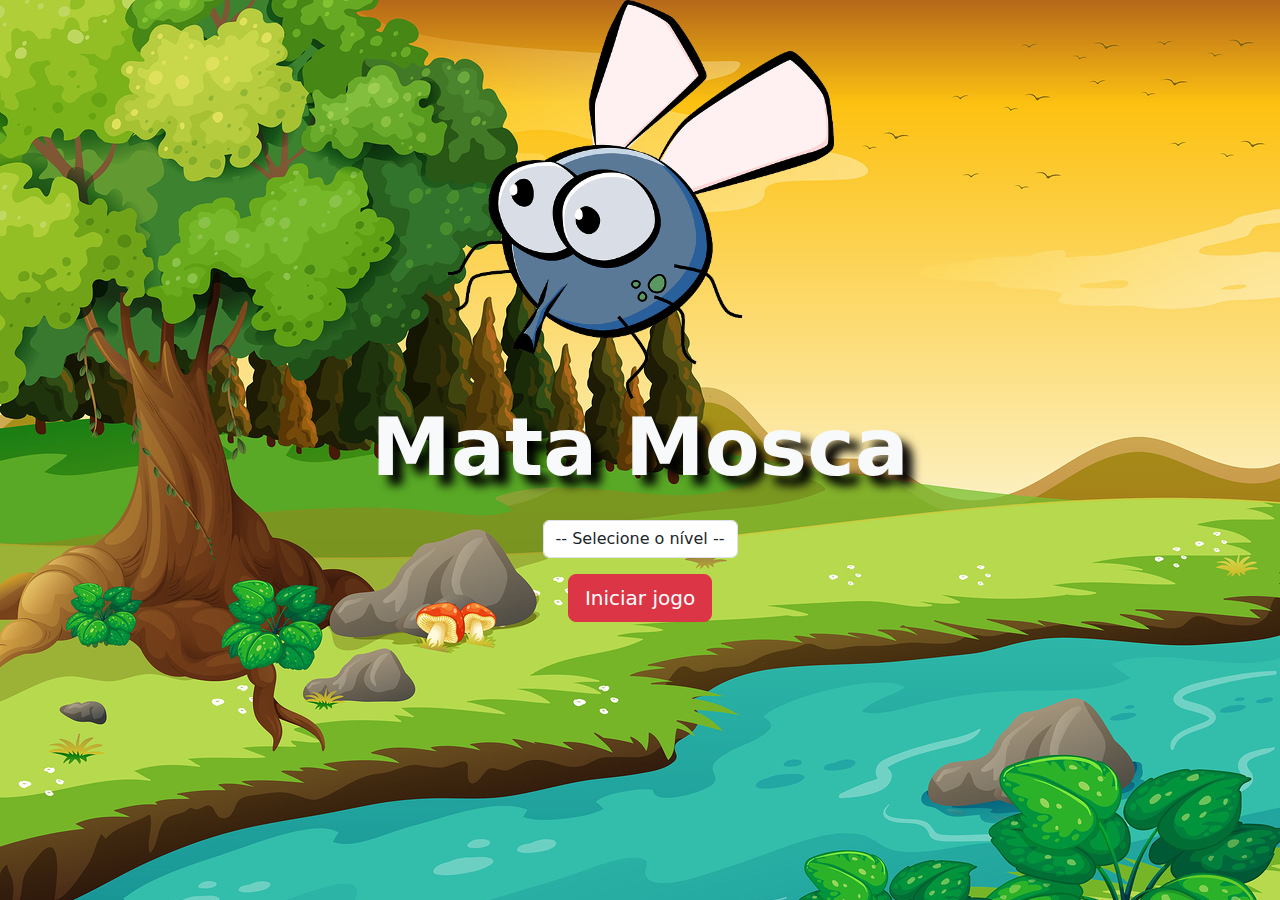
<file: index.html>
<!DOCTYPE html>
<html lang="en">
<head>
    <meta charset="UTF-8">
    <meta name="viewport" content="width=device-width, initial-scale=1.0">
    <title>Mata Mosca</title>
    <link rel="shortcut icon" href="imagens/mosca.png" type="image/x-icon">
    <link href="https://cdn.jsdelivr.net/npm/bootstrap@5.3.3/dist/css/bootstrap.min.css" rel="stylesheet" integrity="sha384-QWTKZyjpPEjISv5WaRU9OFeRpok6YctnYmDr5pNlyT2bRjXh0JMhjY6hW+ALEwIH" crossorigin="anonymous">
    <link rel="stylesheet" href="estilo.css">
    <script>
        function iniciarJogo(){
  
            let nivel = document.getElementById('nivel').value
            let derrota = new Audio("./sons/derrota.mp3")

            if(nivel === ''){
                alert("Selecione um nível para iniciar o jogo")
                derrota.play()
                document.getElementById('nivel').focus()
                return false
            }

            window.location.href = "app.html?" + nivel
        }
    </script>
</head>
<body>
    <div class="container">
        <div class="row">
            <div class="col">
                <div class="d-flex justify-content-center">
                    <img src="./imagens/mosca.png" alt="jogo" height="400px">
                </div>
            </div>
        </div>
        <div class="row">
            <div class="col">
                <div class="d-flex justify-content-center">
                    <div class="mb-3">
                        <h1 class="display-1 text-light fw-bold" style="text-shadow: 10px 10px 10px black;">Mata Mosca</h1>
                    </div>
                </div>
            </div>
        </div>
        <div class="row">
            <div class="col">
                <div class="d-flex justify-content-center">
                    <div class="mb-3">
                        <select name="select" id="nivel" class="form-control text-center">
                            <option value="">-- Selecione o nível --</option>
                            <option value="normal">Normal</option>
                            <option value="dificil">Difícil</option>
                            <option value="chucknorris">Chuck Norris</option>
                        </select>
                    </div>
                </div>
            </div>
        </div>
        <div class="row">
            <div class="col">
                <div class="d-flex justify-content-center">
                    <button id="inicio" type="button" class="btn btn-danger btn-lg" onclick="iniciarJogo()">Iniciar jogo</button>
                </div>
            </div>
        </div>
    </div>
    <script>
            let moverMouse = false

            document.addEventListener("mousemove", (e)=>{
                if (!moverMouse){
                    if (e.movementX === 0 || e.movementY === 0){
                        let musica = new Audio("sons/index.mp3").play()
                        moverMouse = true
                    }
                }
            })
    </script>
</body>
</html>
</file>
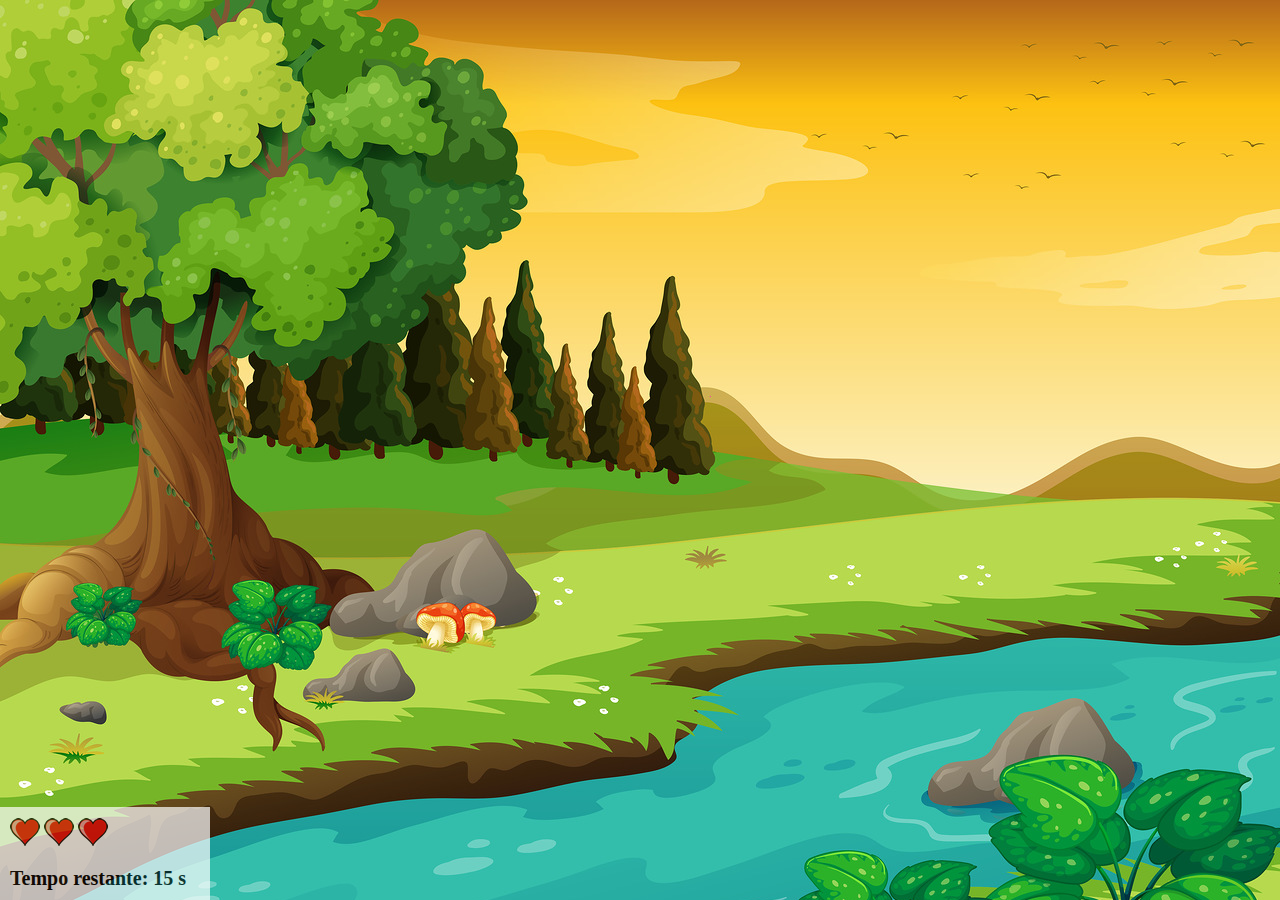
<file: app.html>
<!DOCTYPE html>
<html lang="en">
<head>
    <meta charset="UTF-8">
    <meta name="viewport" content="width=7, initial-scale=1.0">
    <title>Mata Mosca</title>
    <link rel="shortcut icon" href="imagens/mosca.png" type="image/x-icon">
    <link rel="stylesheet" href="estilo.css">
    <script src="jogo.js"></script>
</head>
<body onresize="ajustaTamanhoPalcoJogo()">

    <div class="painel">
        <div class="vidas">
            <img id="v1" src="imagens/coracao_cheio.png" alt="cheio">
            <img id="v2" src="imagens/coracao_cheio.png" alt="cheio">
            <img id="v3" src="imagens/coracao_cheio.png" alt="cheio">
        </div>

        <div class="cronometro">
            Tempo restante: <span id="cronometro"></span> s
        </div>
    </div>

    <script>
        document.getElementById('cronometro').innerHTML = tempo

        let criaMosca = setInterval(function(){
            posicaoRandomica()
        }, criaMoscaTempo)
    </script>

</body>
</html>
</file>
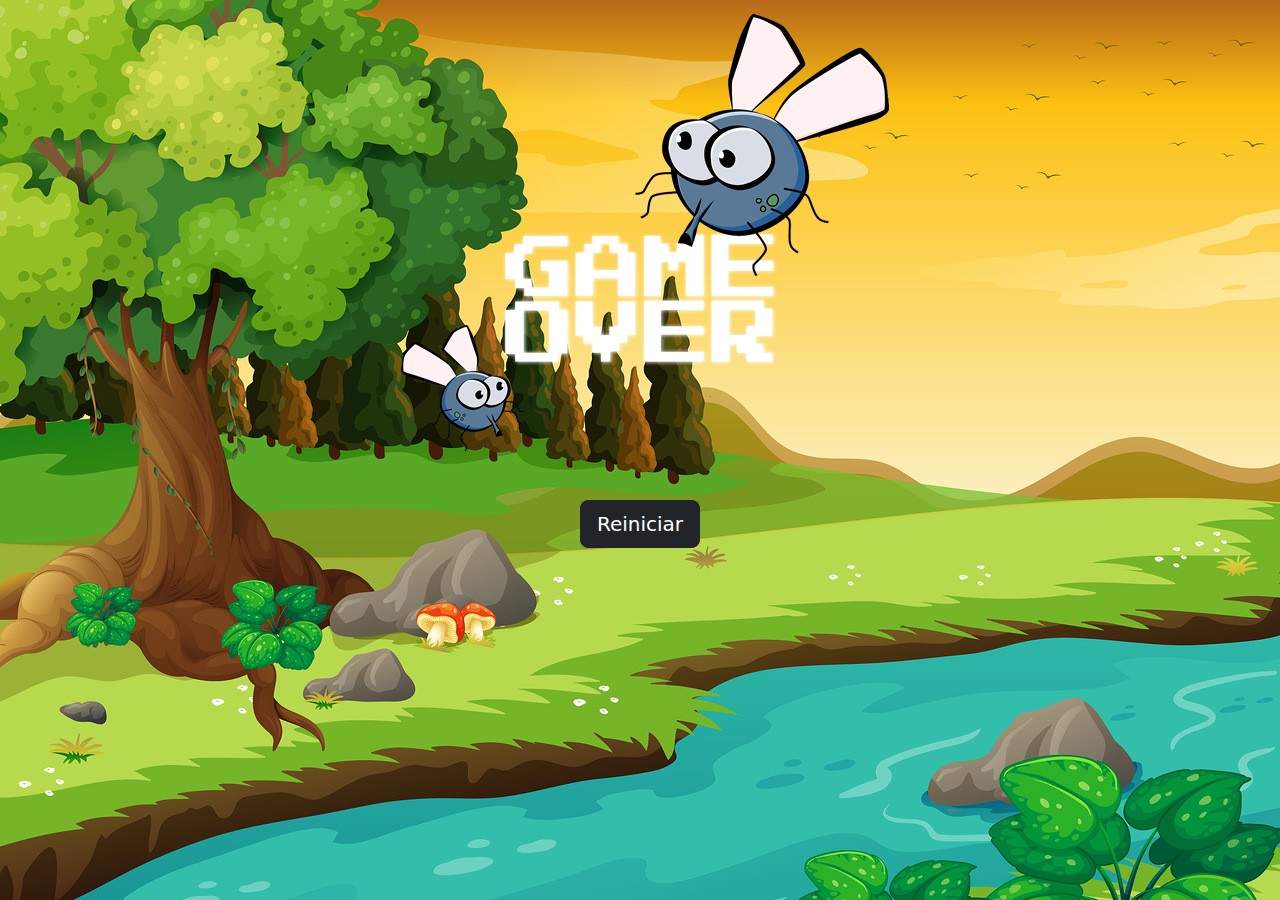
<file: fim_de_jogo.html>
<!DOCTYPE html>
<html lang="en">
<head>
    <meta charset="UTF-8">
    <meta name="viewport" content="width=device-width, initial-scale=1.0">
    <title>Game Over</title>
    <link rel="shortcut icon" href="imagens/mosca.png" type="image/x-icon">
    <link href="https://cdn.jsdelivr.net/npm/bootstrap@5.3.3/dist/css/bootstrap.min.css" rel="stylesheet" integrity="sha384-QWTKZyjpPEjISv5WaRU9OFeRpok6YctnYmDr5pNlyT2bRjXh0JMhjY6hW+ALEwIH" crossorigin="anonymous">
    <link rel="stylesheet" href="estilo.css">
</head>
<body onpageshow="perder()">
    <div class="container">
        <div class="row">
            <div class="col">
                <div class="d-flex justify-content-center">
                    <img src="./imagens/game_over.png" alt="gameOver">
                </div>
            </div>
        </div>
        <div class="row">
            <div class="col">
                <div class="d-flex justify-content-center">
                    <button type="button" class="btn btn-dark btn-lg" onclick="window.location.href = 'index.html' ">Reiniciar</button>
                </div>
            </div>
        </div>
    </div>
    <script>
        const perder = ()=>{
            let derrota = new Audio("./sons/perder.mp3")
            derrota.play()
        }
    </script>
</body>
</html>
</file>
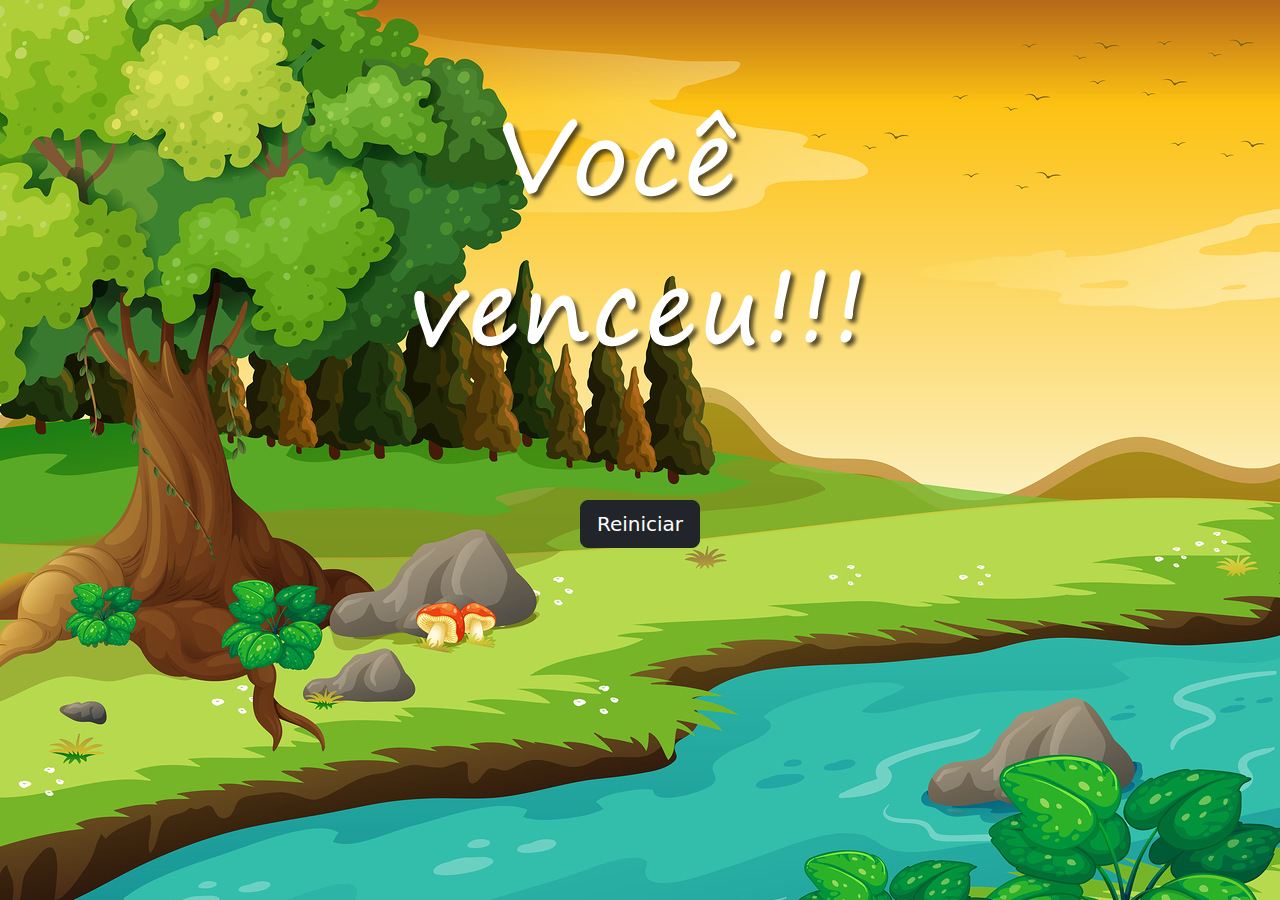
<file: vitoria.html>
<!DOCTYPE html>
<html lang="en">
<head>
    <meta charset="UTF-8">
    <meta name="viewport" content="width=device-width, initial-scale=1.0">
    <title>Vitória</title>
    <link rel="shortcut icon" href="imagens/mosca.png" type="image/x-icon">
    <link href="https://cdn.jsdelivr.net/npm/bootstrap@5.3.3/dist/css/bootstrap.min.css" rel="stylesheet" integrity="sha384-QWTKZyjpPEjISv5WaRU9OFeRpok6YctnYmDr5pNlyT2bRjXh0JMhjY6hW+ALEwIH" crossorigin="anonymous">
    <link rel="stylesheet" href="estilo.css">
</head>
<body onload="parabens()">
    <div class="container">
        <div class="row">
            <div class="col">
                <div class="d-flex justify-content-center">
                    <img src="./imagens/vitoria.png" alt="vitoria">
                </div>
            </div>
        </div>
        <div class="row">
            <div class="col">
                <div class="d-flex justify-content-center">
                    <button type="button" class="btn btn-dark btn-lg" onclick="window.location.href = 'index.html' ">Reiniciar</button>
                </div>
            </div>
        </div>
    </div>
    <script>
        const parabens = ()=>{
            let vitoria = new Audio("./sons/parabens.mp3")
            vitoria.play()
        }
    </script>
</body>
</html>
</file>
<file: estilo.css>
html{
    cursor: url(./imagens/mata_mosca.png) 30 30, auto;
}

body{
    background-image: url(./imagens/bg.jpg);
    background-repeat: no-repeat;
}

.mosca1{
    width: 50px;
    height: 50px;
}

.mosca2{
    width: 70px;
    height: 70px;
}

.mosca3{
    width: 90px;
    height: 90px;
}

.ladoA{
    transform: scaleX(1);
}

.ladoB{
    transform: scaleX(-1);
}

.painel{
    display: flex;
    flex-direction: column;
    gap: 17px;
    position: absolute;
    width: 190px;
    padding: 10px;
    bottom: 0;
    left: 0;
    border-top: 1px solid #fff;
    background-color: #fff;
    opacity: 0.7;
}

.vidas{
    float: left;
}

.cronometro{
    float: left;
    font-size: 20px;
    font-weight: bold;
}

@media (width > 799px){
    body{
        background-size: 100%;
    }
}
</file>
